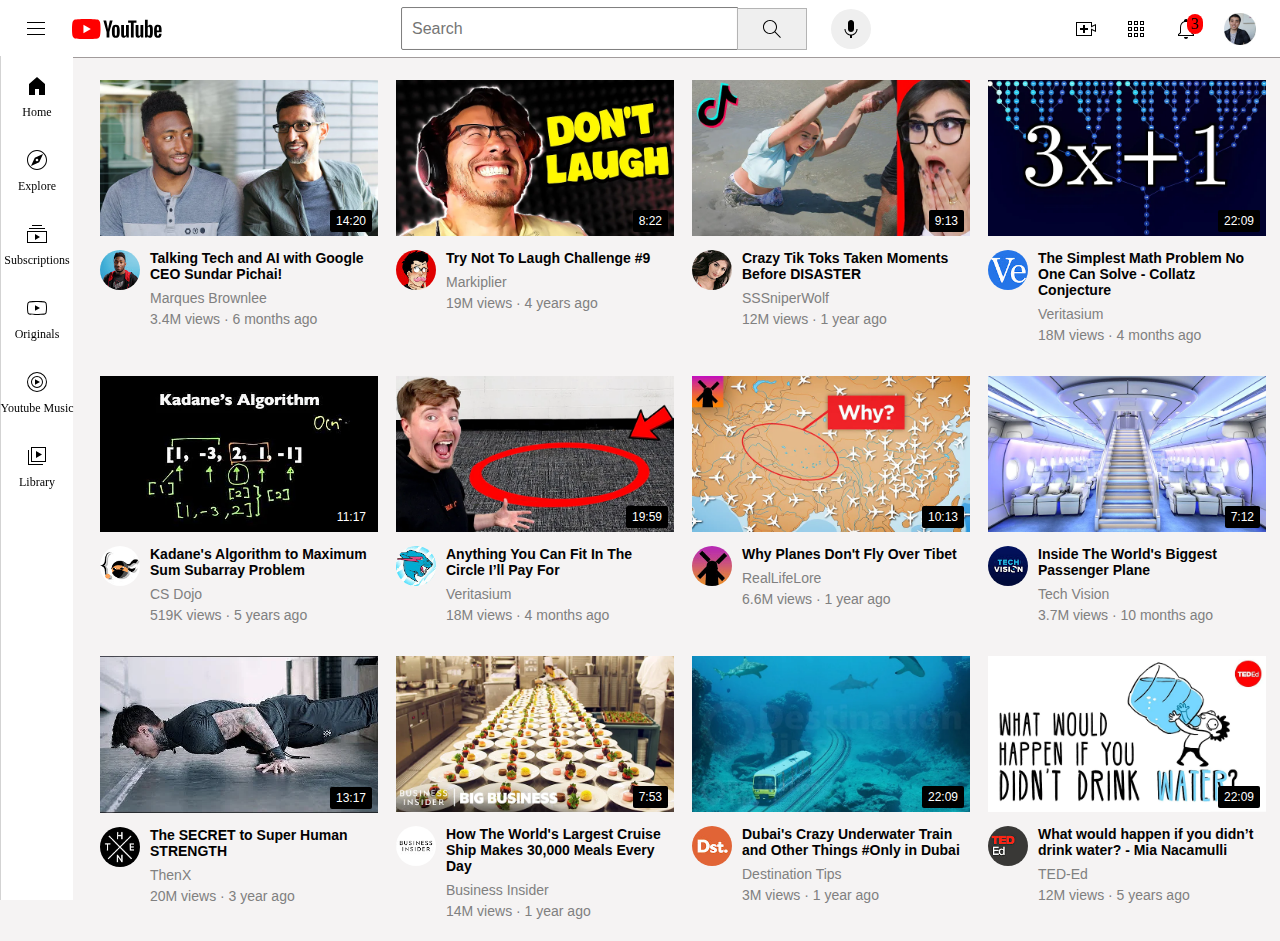
<file: index.html>
<!DOCTYPE html>
<html lang="en">
<head>
    <meta charset="UTF-8">
    <meta name="viewport" content="width=device-width, initial-scale=1.0">
    <title>Youtube </title>
    <link rel="stylesheet" href="styles/header.css">
    <link rel="stylesheet" href="styles/general.css">
    <link rel="stylesheet" href="styles/sidebar.css">
    <link rel="stylesheet" href="styles/video.css">
</head>
<body>
    <div class="header">
        <div class="left-section">
            <img class="menu-logo" src="icons/hamburger-menu.svg" alt="menu-logo">
            <img class="youtube-logo" src="icons/youtube-logo.svg" alt="youtube-logo">
        </div>
        <div class="middle-section">
            
            <input class="search-bar" type="text" placeholder="Search">
            
            <button class="search-button">
                <img class="search-logo" src="icons/search.svg">
                <div class="tooltip">Search</div>
            </button>
            <button class="voice-button">
                <img class="voice-logo" src="icons/voice-search-icon.svg">
                 <div class="tooltip">Search with your voice</div>
    
            </button>
        </div>
        <div class="right-section">
            <div class="create-logo-container">
                <img class="create-logo" src="icons/upload.svg"/>
                <div class="tooltip">Create</div>
            </div>
           <div class="youtube-apps-logo-container">
            <img class="youtube-apps-logo" src="icons/youtube-apps.svg"/>
            <div class="tooltip">apps</div>
           </div>
           <div class="notifications-logo-container">
                       <img class="notifications-logo" src="icons/notifications.svg"/>
                       <div class="tooltip">notifications</div>
                       <div class="count">3</div>
           </div>
           

           <img class="my-channel" src="thumbnails/my-channel.jpeg"/>
        </div>
    </div>
    <nav class="sidebar">
        
        <div class="sidebar_link">
            <img class="home-logo" src="icons/home.svg">
            <div class="tag">Home</div>
        </div>
        <div class="sidebar_link">
            <img class="explore-logo" src="icons/explore.svg">
            <div class="tag">Explore</div>
        </div>
        <div class="sidebar_link">
        <img class="subscriptions-logo" src="icons/subscriptions.svg">
            <div class="tag">Subscriptions</div>
        </div>
        <div class="sidebar_link">
            <img class="originals-logo" src="icons/originals.svg">
            <div class="tag">Originals</div>
        </div>
        <div class="sidebar_link">
            <img class="youtube-music-logo" src="icons/youtube-music.svg">
            <div class="tag">Youtube Music</div>
        </div>
        <div class="sidebar_link">
            <img class="library-logo" src="icons/library.svg">
            <div class="tag">Library</div>
        </div>
    </nav>
    <main>
       <div class="video-grid">
        <div class="video-preview">
            <div class="video-row">
                <a href="https://www.youtube.com/watch?v=n2RNcPRtAiY"><img src="thumbnails/thumbnail-1.webp" class="video-image"></a>
                <div class="duration">14:20</div>
            </div>
            <div class="video-info-grid">
                <div >
                    <a href="https://www.youtube.com/c/mkbhd" style="text-decoration: none;"><img src="thumbnails/channel-1.jpeg" class="profile-picture"/></a>
                </div>
                <div class="video-info">
                    <p class="video-title">
                        Talking Tech and AI with Google CEO Sundar Pichai!</p>
                    <a href="https://www.youtube.com/c/mkbhd" style="text-decoration: none;"><p class="video-author">Marques Brownlee</p></a>
                    <p class="video-stats">3.4M views · 6 months ago</p>
                </div>
            </div>
        </div>
        <div class="video-preview">
            <div class="video-row">
                <a href="https://www.youtube.com/watch?v=mP0RAo9SKZk"><img src="thumbnails/thumbnail-2.webp" class="video-image"></a>
                <div class="duration">8:22</div>
            </div>
            <div class="video-info-grid">
                <div >
                    <a href="https://www.youtube.com/c/markiplier" style="text-decoration: none;"><img src="thumbnails/channel-2.jpeg" class="profile-picture"/></a>
                </div>
                <div class="video-info">
                    <p class="video-title">
                        Try Not To Laugh Challenge #9</p>
                    <a href="https://www.youtube.com/c/markiplier" style="text-decoration: none;"><p class="video-author">Markiplier</p></a>
                    <p class="video-stats">19M views · 4 years ago</p>
                </div>
            </div>
        </div>
        <div class="video-preview">
            <div class="video-row">
                <a href="https://www.youtube.com/watch?v=FgjPQQeTh1w"><img src="thumbnails/thumbnail-3.webp" class="video-image"></a>
                <div class="duration">9:13</div>
            </div>
            <div class="video-info-grid">
                <div >
                    <a href="https://www.youtube.com/user/SSSniperWolf" style="text-decoration: none;"><img src="thumbnails/channel-3.jpeg" class="profile-picture"/></a>
                </div>
                <div class="video-info">
                    <p class="video-title">
                        Crazy Tik Toks Taken Moments Before DISASTER</p>
                    <a href="https://www.youtube.com/user/SSSniperWolf" style="text-decoration: none;"><p class="video-author">SSSniperWolf</p></a>
                    <p class="video-stats">12M views · 1 year ago</p>
                </div>
            </div>
        </div>
         <div class="video-preview">
            <div class="video-row">
                <a href="https://www.youtube.com/watch?v=094y1Z2wpJg"><img src="thumbnails/thumbnail-4.webp" class="video-image"></a>
                <div class="duration">22:09</div>
            </div>
            <div class="video-info-grid">
                <div >
                    <a href="https://www.youtube.com/c/veritasium" style="text-decoration: none;"><img src="thumbnails/channel-4.jpeg" class="profile-picture"/></a>
                </div>
                <div class="video-info">
                    <p class="video-title">
                        The Simplest Math Problem No One Can Solve - Collatz Conjecture</p>
                    <a href="https://www.youtube.com/c/veritasium" style="text-decoration: none;"><p class="video-author">Veritasium</p></a>
                    <p class="video-stats">18M views · 4 months ago</p>
                </div>
            </div>
        </div>
        <div class="video-preview">
            <div class="video-row">
                <a href="https://www.youtube.com/watch?v=86CQq3pKSUw"><img src="thumbnails/thumbnail-5.webp" class="video-image"></a>
                <div class="duration">11:17</div>
            </div>
            <div class="video-info-grid">
                <div >
                    <a href="https://www.youtube.com/c/CSDojo" style="text-decoration: none;"><img src="thumbnails/channel-5.jpeg" class="profile-picture"/></a>
                </div>
                <div class="video-info">
                    <p class="video-title">
                        Kadane's Algorithm to Maximum Sum Subarray Problem</p>
                    <a href="https://www.youtube.com/c/CSDojo" style="text-decoration: none;"><p class="video-author">CS Dojo</p></a>
                    <p class="video-stats">519K views · 5 years ago</p>
                </div>
            </div>
        </div>
<div class="video-preview">
            <div class="video-row">
                <a href="https://www.youtube.com/watch?v=yXWw0_UfSFg"><img src="thumbnails/thumbnail-6.webp" class="video-image"></a>
                <div class="duration">19:59</div>
            </div>
            <div class="video-info-grid">
                <div >
                    <a href="https://www.youtube.com/c/veritasium" style="text-decoration: none;"><img src="thumbnails/channel-6.jpeg" class="profile-picture"/></a>
                </div>
                <div class="video-info">
                    <p class="video-title">
                        Anything You Can Fit In The Circle I’ll Pay For</p>
                    <a href="https://www.youtube.com/c/veritasium" style="text-decoration: none;"><p class="video-author">Veritasium</p></a>
                    <p class="video-stats">18M views · 4 months ago</p>
                </div>
            </div>
        </div>
        <div class="video-preview">
            <div class="video-row">
                <a href="https://www.youtube.com/watch?v=094y1Z2wpJg"><img src="thumbnails/thumbnail-7.webp" class="video-image"></a>
                <div class="duration">10:13</div>
            </div>
            <div class="video-info-grid">
                <div >
                     <a href="https://www.youtube.com/channel/UCP5tjEmvPItGyLhmjdwP7Ww" style="text-decoration: none;"><img src="thumbnails/channel-7.jpeg" class="profile-picture"/></a>
                </div>
                <div class="video-info">
                    <p class="video-title">
                        Why Planes Don't Fly Over Tibet</p>
                    <a href="https://www.youtube.com/channel/UCP5tjEmvPItGyLhmjdwP7Ww" style="text-decoration: none;"><p class="video-author">RealLifeLore</p></a>
                    <p class="video-stats">6.6M views · 1 year ago</p>
                </div>
            </div>
        </div>
        <div class="video-preview">
            <div class="video-row">
                <a href="https://www.youtube.com/watch?v=lFm4EM1juls"><img src="thumbnails/thumbnail-8.webp" class="video-image"></a>
                <div class="duration">7:12</div>
            </div>
            <div class="video-info-grid">
                <div >
                     <a href="https://www.youtube.com/channel/UCHAK6CyegY22Zj2GWrcaIxg" style="text-decoration: none;"><img src="thumbnails/channel-8.jpeg" class="profile-picture"/></a>
                </div>
                <div class="video-info">
                    <p class="video-title">
                        
Inside The World's Biggest Passenger Plane</p>
                    <a href="https://www.youtube.com/channel/UCHAK6CyegY22Zj2GWrcaIxg" style="text-decoration: none;"><p class="video-author">Tech Vision</p></a>
                    <p class="video-stats">3.7M views · 10 months ago</p>
                </div>
            </div>
        </div>
        <div class="video-preview">
            <div class="video-row">
                <a href="https://www.youtube.com/watch?v=ixmxOlcrlUc"><img src="thumbnails/thumbnail-9.webp" class="video-image"></a>
                <div class="duration">13:17</div>
            </div>
            <div class="video-info-grid">
                <div >
                <a href="https://www.youtube.com/c/OFFICIALTHENXSTUDIOS" style="text-decoration: none;"><img src="thumbnails/channel-9.jpeg" class="profile-picture"/></a>
                </div>
                <div class="video-info">
                    <p class="video-title">
                        The SECRET to Super Human STRENGTH</p>
                    <a href="https://www.youtube.com/c/OFFICIALTHENXSTUDIOS" style="text-decoration: none;"><p class="video-author">ThenX</p></a>
                    <p class="video-stats">20M views · 3 year ago</p>
                </div>
            </div>
        </div>
        <div class="video-preview">
            <div class="video-row">
                <a href="https://www.youtube.com/watch?v=R2vXbFp5C9o"><img src="thumbnails/thumbnail-10.webp" class="video-image"></a>
                <div class="duration">7:53</div>
            </div>
            <div class="video-info-grid">
                <div >
                <a href="https://www.youtube.com/user/businessinsider" style="text-decoration: none;"><img src="thumbnails/channel-10.jpeg" class="profile-picture"/></a>
                </div>
                <div class="video-info">
                    <p class="video-title">
                        How The World's Largest Cruise Ship Makes 30,000 Meals Every Day</p>
                    <a href="https://www.youtube.com/user/businessinsider" style="text-decoration: none;"><p class="video-author">Business Insider</p></a>
                    <p class="video-stats">14M views · 1 year ago</p>
                </div>
            </div>
        </div>
        <div class="video-preview">
            <div class="video-row">
                <a href="https://www.youtube.com/watch?v=0nZuYyXET3s"><img src="thumbnails/thumbnail-11.webp" class="video-image"></a>
                <div class="duration">22:09</div>
            </div>
            <div class="video-info-grid">
                <div >
                <a href="https://www.youtube.com/c/Destinationtips" style="text-decoration: none;"><img src="thumbnails/channel-11.jpeg" class="profile-picture"/></a>
                </div>
                <div class="video-info">
                    <p class="video-title">
                        Dubai's Crazy Underwater Train and Other Things #Only in Dubai</p>
                    <a href="https://www.youtube.com/c/Destinationtips" style="text-decoration: none;"><p class="video-author">Destination Tips</p></a>
                    <p class="video-stats">3M views · 1 year ago</p>
                </div>
            </div>
        </div>
        <div class="video-preview">
            <div class="video-row">
                <a href="https://www.youtube.com/watch?v=9iMGFqMmUFs"><img src="thumbnails/thumbnail-12.webp" class="video-image"></a>
                <div class="duration">22:09</div>
            </div>
            <div class="video-info-grid">
                <div >
                    <a href="https://www.youtube.com/teded" style="text-decoration: none;"><img src="thumbnails/channel-12.jpeg" class="profile-picture"/></a>
                </div>
                <div class="video-info">
                    <p class="video-title">
                        What would happen if you didn’t drink water? - Mia Nacamulli</p>
                    <a href="https://www.youtube.com/teded" style="text-decoration: none;"><p class="video-author">TED-Ed</p></a>
                    <p class="video-stats">12M views · 5 years ago</p>
                </div>
            </div>
        </div>
    </div>
    </main>
</body>
</html>
</file>
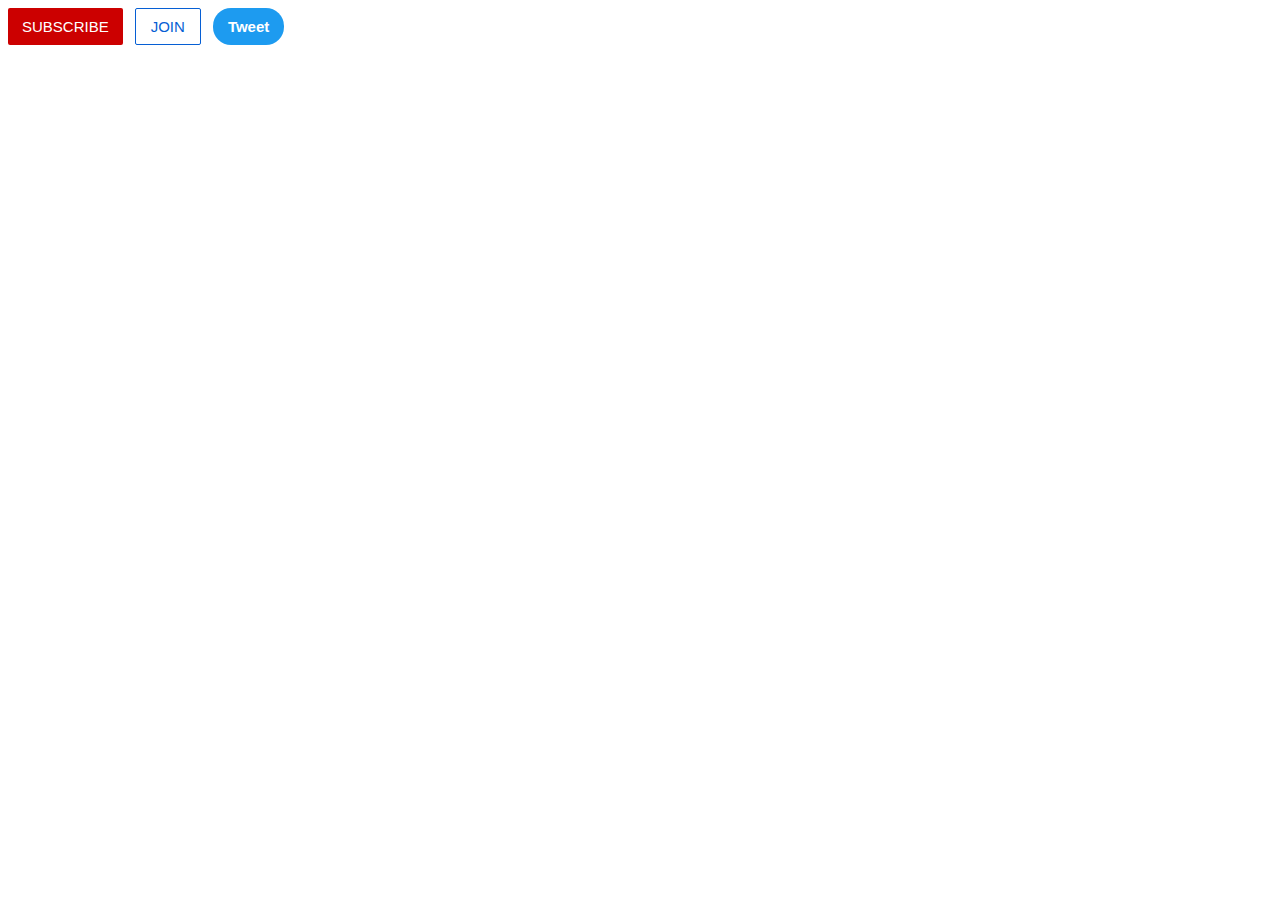
<file: buttons.html>
<!DOCTYPE html>
<html lang="en">
<head>
    <meta charset="UTF-8">
    <meta name="viewport" content="width=device-width, initial-scale=1.0">
    <title>Buttons</title>
    <link rel="stylesheet" href="styles/buttons.css">
</head>
<body>
    <button class="subscribe_button" >SUBSCRIBE</button>
    <button class="join_button">JOIN</button>
    <button class="tweet_button">Tweet</button>
</body>
</html>
</file>
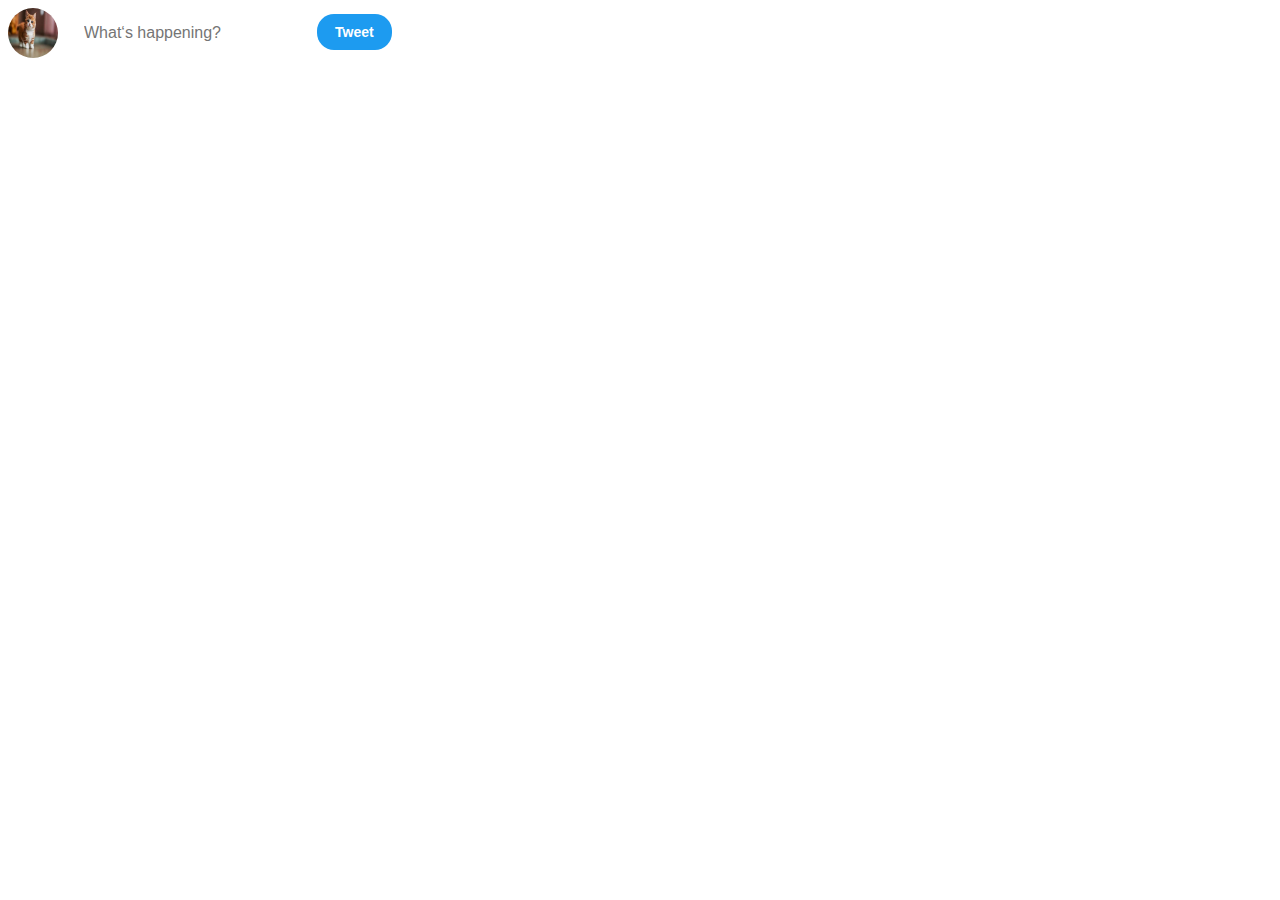
<file: clone.html>
<!DOCTYPE html>
<html lang="en">
<head>
    <meta charset="UTF-8">
    <meta name="viewport" content="width=device-width, initial-scale=1.0">
    <title>Youtube clone
    </title>
    <style>
        .post
        {
            width:50px;
            height: 50px;
            border-radius: 25px;
            margin-right: 20px;
            vertical-align: middle;
            cursor: pointer;
        }
        .description
        {
            font-family: Arial;
            font-size: 16px;
            border: none;
            margin-right: 20px;
            vertical-align: middle;
        }
        .tweet-button
        {
            background-color:rgb(29, 155, 240); 
            color: white;
            font-size: 14px;
            font-weight: bold;
            border:none;
            padding-top: 10px;
            padding-right: 18px;
            padding-bottom: 10px;
            padding-left: 18px;
            border-radius: 17px;
            cursor: pointer;
            margin-right: 20px;
        }
        
    </style>
</head>
<body>
    <img class="post" src="thumbnails/cat.jpg" alt="image">
   <input class="description" type="text" placeholder="What&lsquo;s happening&#63;">
    <button class="tweet-button">Tweet</button>
</body>
</html>
</file>
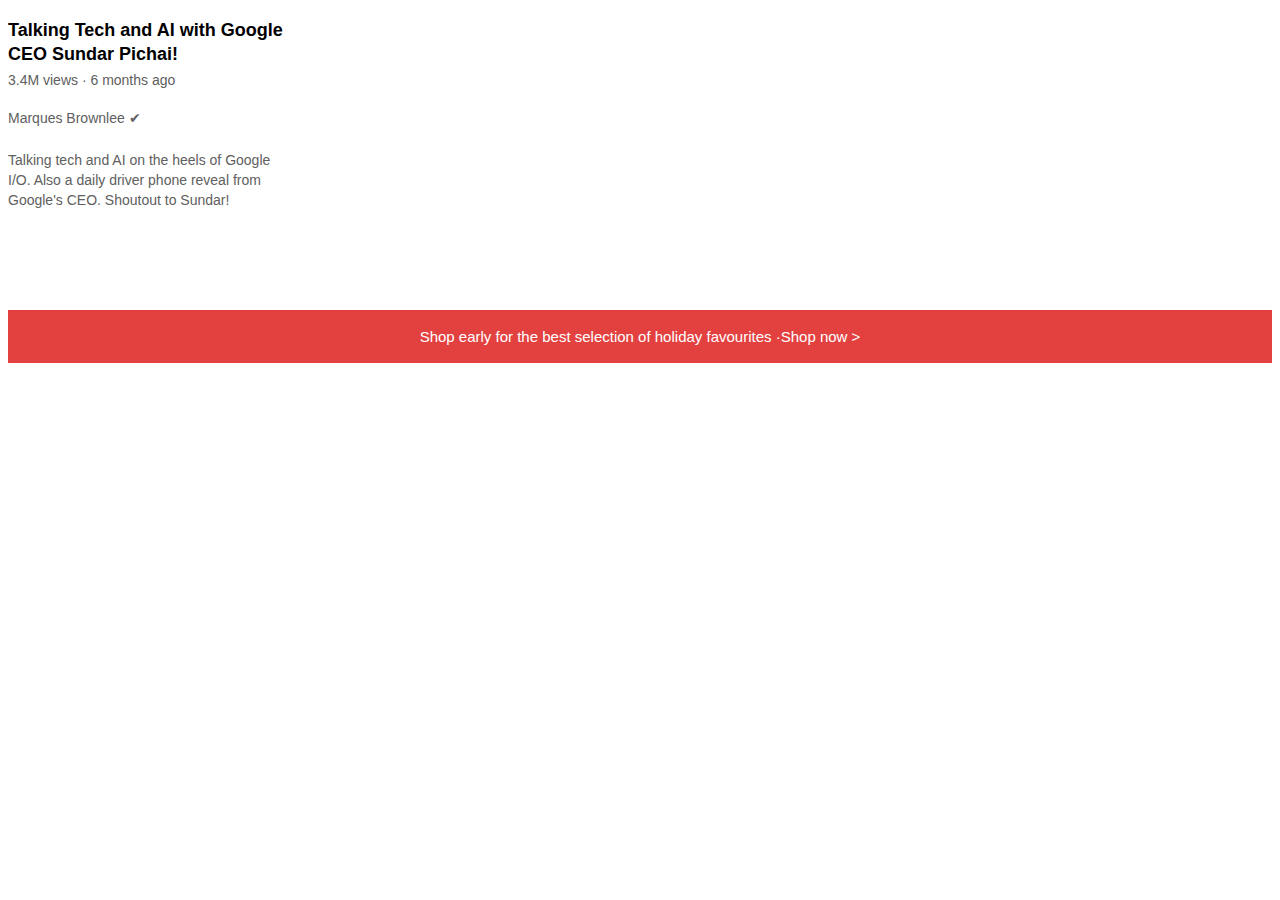
<file: text.html>
<!DOCTYPE html>
<html lang="en">
<head>
    <meta charset="UTF-8">
    <meta name="viewport" content="width=device-width, initial-scale=1.0">
    <title>Text</title>
    <link rel="stylesheet" href="styles/text.css">
</head>
<body>
    <p class="video-title">Talking Tech and AI with Google CEO Sundar Pichai!</p>
    <p class="video-stats">3.4M views 	&#183; 6 months ago</p>
    <p class="video-author">Marques Brownlee &#10004;</p>
    
    <p class="video-description">Talking tech and AI on the heels of Google I/O. Also a daily driver phone reveal from Google's CEO. Shoutout to Sundar!</p>
    <p class="text">Shop early for the best selection of holiday favourites	&#183;<span>Shop now &gt;</span> </p>
</body>
</html>
</file>
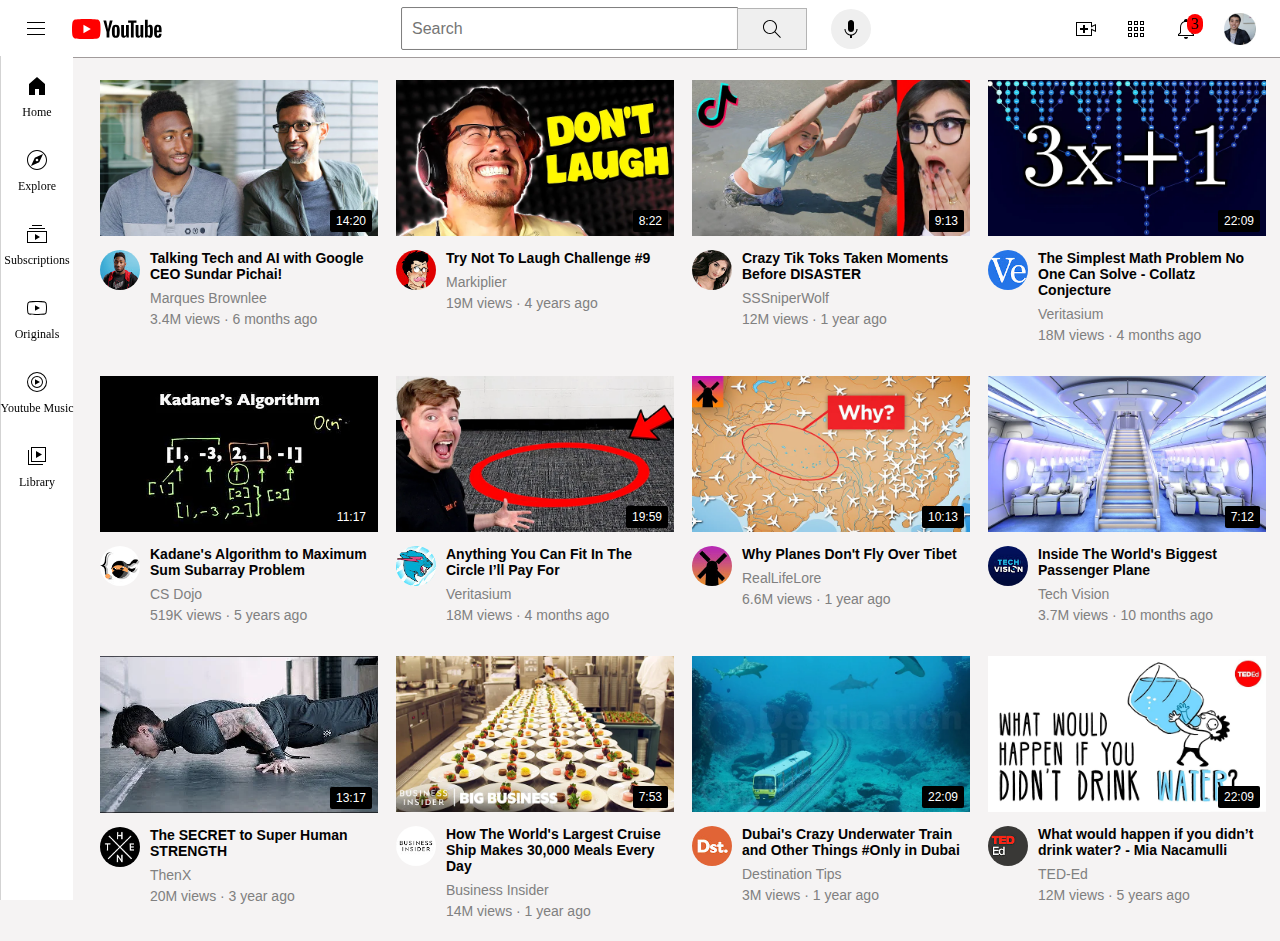
<file: youtube.html>
<!DOCTYPE html>
<html lang="en">
<head>
    <meta charset="UTF-8">
    <meta name="viewport" content="width=device-width, initial-scale=1.0">
    <title>Youtube </title>
    <link rel="stylesheet" href="styles/header.css">
    <link rel="stylesheet" href="styles/general.css">
    <link rel="stylesheet" href="styles/sidebar.css">
    <link rel="stylesheet" href="styles/video.css">
</head>
<body>
    <div class="header">
        <div class="left-section">
            <img class="menu-logo" src="icons/hamburger-menu.svg" alt="menu-logo">
            <img class="youtube-logo" src="icons/youtube-logo.svg" alt="youtube-logo">
        </div>
        <div class="middle-section">
            
            <input class="search-bar" type="text" placeholder="Search">
            
            <button class="search-button">
                <img class="search-logo" src="icons/search.svg">
                <div class="tooltip">Search</div>
            </button>
            <button class="voice-button">
                <img class="voice-logo" src="icons/voice-search-icon.svg">
                 <div class="tooltip">Search with your voice</div>
    
            </button>
        </div>
        <div class="right-section">
            <div class="create-logo-container">
                <img class="create-logo" src="icons/upload.svg"/>
                <div class="tooltip">Create</div>
            </div>
           <div class="youtube-apps-logo-container">
            <img class="youtube-apps-logo" src="icons/youtube-apps.svg"/>
            <div class="tooltip">apps</div>
           </div>
           <div class="notifications-logo-container">
                       <img class="notifications-logo" src="icons/notifications.svg"/>
                       <div class="tooltip">notifications</div>
                       <div class="count">3</div>
           </div>
           

           <img class="my-channel" src="thumbnails/my-channel.jpeg"/>
        </div>
    </div>
    <nav class="sidebar">
        
        <div class="sidebar_link">
            <img class="home-logo" src="icons/home.svg">
            <div class="tag">Home</div>
        </div>
        <div class="sidebar_link">
            <img class="explore-logo" src="icons/explore.svg">
            <div class="tag">Explore</div>
        </div>
        <div class="sidebar_link">
        <img class="subscriptions-logo" src="icons/subscriptions.svg">
            <div class="tag">Subscriptions</div>
        </div>
        <div class="sidebar_link">
            <img class="originals-logo" src="icons/originals.svg">
            <div class="tag">Originals</div>
        </div>
        <div class="sidebar_link">
            <img class="youtube-music-logo" src="icons/youtube-music.svg">
            <div class="tag">Youtube Music</div>
        </div>
        <div class="sidebar_link">
            <img class="library-logo" src="icons/library.svg">
            <div class="tag">Library</div>
        </div>
    </nav>
    <main>
       <div class="video-grid">
        <div class="video-preview">
            <div class="video-row">
                <a href="https://www.youtube.com/watch?v=n2RNcPRtAiY"><img src="thumbnails/thumbnail-1.webp" class="video-image"></a>
                <div class="duration">14:20</div>
            </div>
            <div class="video-info-grid">
                <div >
                    <a href="https://www.youtube.com/c/mkbhd" style="text-decoration: none;"><img src="thumbnails/channel-1.jpeg" class="profile-picture"/></a>
                </div>
                <div class="video-info">
                    <p class="video-title">
                        Talking Tech and AI with Google CEO Sundar Pichai!</p>
                    <a href="https://www.youtube.com/c/mkbhd" style="text-decoration: none;"><p class="video-author">Marques Brownlee</p></a>
                    <p class="video-stats">3.4M views · 6 months ago</p>
                </div>
            </div>
        </div>
        <div class="video-preview">
            <div class="video-row">
                <a href="https://www.youtube.com/watch?v=mP0RAo9SKZk"><img src="thumbnails/thumbnail-2.webp" class="video-image"></a>
                <div class="duration">8:22</div>
            </div>
            <div class="video-info-grid">
                <div >
                    <a href="https://www.youtube.com/c/markiplier" style="text-decoration: none;"><img src="thumbnails/channel-2.jpeg" class="profile-picture"/></a>
                </div>
                <div class="video-info">
                    <p class="video-title">
                        Try Not To Laugh Challenge #9</p>
                    <a href="https://www.youtube.com/c/markiplier" style="text-decoration: none;"><p class="video-author">Markiplier</p></a>
                    <p class="video-stats">19M views · 4 years ago</p>
                </div>
            </div>
        </div>
        <div class="video-preview">
            <div class="video-row">
                <a href="https://www.youtube.com/watch?v=FgjPQQeTh1w"><img src="thumbnails/thumbnail-3.webp" class="video-image"></a>
                <div class="duration">9:13</div>
            </div>
            <div class="video-info-grid">
                <div >
                    <a href="https://www.youtube.com/user/SSSniperWolf" style="text-decoration: none;"><img src="thumbnails/channel-3.jpeg" class="profile-picture"/></a>
                </div>
                <div class="video-info">
                    <p class="video-title">
                        Crazy Tik Toks Taken Moments Before DISASTER</p>
                    <a href="https://www.youtube.com/user/SSSniperWolf" style="text-decoration: none;"><p class="video-author">SSSniperWolf</p></a>
                    <p class="video-stats">12M views · 1 year ago</p>
                </div>
            </div>
        </div>
         <div class="video-preview">
            <div class="video-row">
                <a href="https://www.youtube.com/watch?v=094y1Z2wpJg"><img src="thumbnails/thumbnail-4.webp" class="video-image"></a>
                <div class="duration">22:09</div>
            </div>
            <div class="video-info-grid">
                <div >
                    <a href="https://www.youtube.com/c/veritasium" style="text-decoration: none;"><img src="thumbnails/channel-4.jpeg" class="profile-picture"/></a>
                </div>
                <div class="video-info">
                    <p class="video-title">
                        The Simplest Math Problem No One Can Solve - Collatz Conjecture</p>
                    <a href="https://www.youtube.com/c/veritasium" style="text-decoration: none;"><p class="video-author">Veritasium</p></a>
                    <p class="video-stats">18M views · 4 months ago</p>
                </div>
            </div>
        </div>
        <div class="video-preview">
            <div class="video-row">
                <a href="https://www.youtube.com/watch?v=86CQq3pKSUw"><img src="thumbnails/thumbnail-5.webp" class="video-image"></a>
                <div class="duration">11:17</div>
            </div>
            <div class="video-info-grid">
                <div >
                    <a href="https://www.youtube.com/c/CSDojo" style="text-decoration: none;"><img src="thumbnails/channel-5.jpeg" class="profile-picture"/></a>
                </div>
                <div class="video-info">
                    <p class="video-title">
                        Kadane's Algorithm to Maximum Sum Subarray Problem</p>
                    <a href="https://www.youtube.com/c/CSDojo" style="text-decoration: none;"><p class="video-author">CS Dojo</p></a>
                    <p class="video-stats">519K views · 5 years ago</p>
                </div>
            </div>
        </div>
<div class="video-preview">
            <div class="video-row">
                <a href="https://www.youtube.com/watch?v=yXWw0_UfSFg"><img src="thumbnails/thumbnail-6.webp" class="video-image"></a>
                <div class="duration">19:59</div>
            </div>
            <div class="video-info-grid">
                <div >
                    <a href="https://www.youtube.com/c/veritasium" style="text-decoration: none;"><img src="thumbnails/channel-6.jpeg" class="profile-picture"/></a>
                </div>
                <div class="video-info">
                    <p class="video-title">
                        Anything You Can Fit In The Circle I’ll Pay For</p>
                    <a href="https://www.youtube.com/c/veritasium" style="text-decoration: none;"><p class="video-author">Veritasium</p></a>
                    <p class="video-stats">18M views · 4 months ago</p>
                </div>
            </div>
        </div>
        <div class="video-preview">
            <div class="video-row">
                <a href="https://www.youtube.com/watch?v=094y1Z2wpJg"><img src="thumbnails/thumbnail-7.webp" class="video-image"></a>
                <div class="duration">10:13</div>
            </div>
            <div class="video-info-grid">
                <div >
                     <a href="https://www.youtube.com/channel/UCP5tjEmvPItGyLhmjdwP7Ww" style="text-decoration: none;"><img src="thumbnails/channel-7.jpeg" class="profile-picture"/></a>
                </div>
                <div class="video-info">
                    <p class="video-title">
                        Why Planes Don't Fly Over Tibet</p>
                    <a href="https://www.youtube.com/channel/UCP5tjEmvPItGyLhmjdwP7Ww" style="text-decoration: none;"><p class="video-author">RealLifeLore</p></a>
                    <p class="video-stats">6.6M views · 1 year ago</p>
                </div>
            </div>
        </div>
        <div class="video-preview">
            <div class="video-row">
                <a href="https://www.youtube.com/watch?v=lFm4EM1juls"><img src="thumbnails/thumbnail-8.webp" class="video-image"></a>
                <div class="duration">7:12</div>
            </div>
            <div class="video-info-grid">
                <div >
                     <a href="https://www.youtube.com/channel/UCHAK6CyegY22Zj2GWrcaIxg" style="text-decoration: none;"><img src="thumbnails/channel-8.jpeg" class="profile-picture"/></a>
                </div>
                <div class="video-info">
                    <p class="video-title">
                        
Inside The World's Biggest Passenger Plane</p>
                    <a href="https://www.youtube.com/channel/UCHAK6CyegY22Zj2GWrcaIxg" style="text-decoration: none;"><p class="video-author">Tech Vision</p></a>
                    <p class="video-stats">3.7M views · 10 months ago</p>
                </div>
            </div>
        </div>
        <div class="video-preview">
            <div class="video-row">
                <a href="https://www.youtube.com/watch?v=ixmxOlcrlUc"><img src="thumbnails/thumbnail-9.webp" class="video-image"></a>
                <div class="duration">13:17</div>
            </div>
            <div class="video-info-grid">
                <div >
                <a href="https://www.youtube.com/c/OFFICIALTHENXSTUDIOS" style="text-decoration: none;"><img src="thumbnails/channel-9.jpeg" class="profile-picture"/></a>
                </div>
                <div class="video-info">
                    <p class="video-title">
                        The SECRET to Super Human STRENGTH</p>
                    <a href="https://www.youtube.com/c/OFFICIALTHENXSTUDIOS" style="text-decoration: none;"><p class="video-author">ThenX</p></a>
                    <p class="video-stats">20M views · 3 year ago</p>
                </div>
            </div>
        </div>
        <div class="video-preview">
            <div class="video-row">
                <a href="https://www.youtube.com/watch?v=R2vXbFp5C9o"><img src="thumbnails/thumbnail-10.webp" class="video-image"></a>
                <div class="duration">7:53</div>
            </div>
            <div class="video-info-grid">
                <div >
                <a href="https://www.youtube.com/user/businessinsider" style="text-decoration: none;"><img src="thumbnails/channel-10.jpeg" class="profile-picture"/></a>
                </div>
                <div class="video-info">
                    <p class="video-title">
                        How The World's Largest Cruise Ship Makes 30,000 Meals Every Day</p>
                    <a href="https://www.youtube.com/user/businessinsider" style="text-decoration: none;"><p class="video-author">Business Insider</p></a>
                    <p class="video-stats">14M views · 1 year ago</p>
                </div>
            </div>
        </div>
        <div class="video-preview">
            <div class="video-row">
                <a href="https://www.youtube.com/watch?v=0nZuYyXET3s"><img src="thumbnails/thumbnail-11.webp" class="video-image"></a>
                <div class="duration">22:09</div>
            </div>
            <div class="video-info-grid">
                <div >
                <a href="https://www.youtube.com/c/Destinationtips" style="text-decoration: none;"><img src="thumbnails/channel-11.jpeg" class="profile-picture"/></a>
                </div>
                <div class="video-info">
                    <p class="video-title">
                        Dubai's Crazy Underwater Train and Other Things #Only in Dubai</p>
                    <a href="https://www.youtube.com/c/Destinationtips" style="text-decoration: none;"><p class="video-author">Destination Tips</p></a>
                    <p class="video-stats">3M views · 1 year ago</p>
                </div>
            </div>
        </div>
        <div class="video-preview">
            <div class="video-row">
                <a href="https://www.youtube.com/watch?v=9iMGFqMmUFs"><img src="thumbnails/thumbnail-12.webp" class="video-image"></a>
                <div class="duration">22:09</div>
            </div>
            <div class="video-info-grid">
                <div >
                    <a href="https://www.youtube.com/teded" style="text-decoration: none;"><img src="thumbnails/channel-12.jpeg" class="profile-picture"/></a>
                </div>
                <div class="video-info">
                    <p class="video-title">
                        What would happen if you didn’t drink water? - Mia Nacamulli</p>
                    <a href="https://www.youtube.com/teded" style="text-decoration: none;"><p class="video-author">TED-Ed</p></a>
                    <p class="video-stats">12M views · 5 years ago</p>
                </div>
            </div>
        </div>
    </div>
    </main>
</body>
</html>
</file>
<file: styles/header.css>
.header
{
    display: flex;
    flex-direction: row;
    height: 57px;
    align-items: center;
    justify-content: space-between;
    position: fixed;
    top: 0;
    left: 0;
    right: 0;
    border-bottom: 1px solid rgb(161, 155, 155);
    z-index: 100;
    background-color: white;
    margin-bottom: 20px;
}
.left-section
{
    display: flex;
    flex-direction: row;
    flex-shrink: 0;
    /* justify-content: center; */
    align-items: center;
}
.menu-logo
{
    height: 24px;
    margin-left: 24px;
    margin-right: 24px;
    cursor: pointer;
}
.youtube-logo
{
    height: 20px;
    cursor: pointer;
}
.middle-section
{
    display: flex;
    align-items: center;
    flex: 1;
    margin-left: 60px;
    max-width: 470px;
}
.search-bar
{
    height: 39px;
    border: 1px solid gray;
    flex: 1;
    border-top-left-radius: 2px;
    border-bottom-left-radius: 2px;
    font-size: 16px;
    padding-left:10px;
    width: 0;
    min-width: 0;
    box-shadow: inset 0px 0px 2px rgb(241, 240, 240);
}
.search-bar:focus
{
    border: none;
    outline: 1px solid rgb(180, 180, 180);
}
.search-button
{
    height: 42px;
    width: 70px;
    margin-left: -1px;
    display: flex;
    justify-content: center;
    align-items: center;
    margin-right: 24px;
    cursor: pointer;
    border: 1px solid rgb(180, 180, 180);
}

.search-button,.voice-button,.create-logo-container,.youtube-apps-logo-container,.notifications-logo-container
{
    display: flex;
    flex-direction: column;
    justify-content: center;
    align-items: center;
    position: relative;
}
.search-button .tooltip,
.voice-button .tooltip,
.create-logo-container .tooltip,
.youtube-apps-logo-container .tooltip,
.notifications-logo-container .tooltip
{
    font-family: Arial;
    font-size: 14px;
    background-color: gray;
    color: white;
    position: absolute;
    bottom: -45px;
    padding: 4px 5px;
    border-radius: 2px;
    opacity: 0;
    transition: opacity 0.15s;
    white-space: nowrap;
    
}
.search-button:hover .tooltip,
.voice-button:hover .tooltip,
.create-logo-container:hover .tooltip,
.youtube-apps-logo-container:hover .tooltip,
.notifications-logo-container:hover .tooltip{
    opacity: 1;
    z-index: 101;
}
.search-logo
{
    height: 24px;
    
}
.voice-button
{
    height: 40px;
    width: 40px;
    border: none;
    border-radius: 20px;
    display: flex;
    justify-content: center;
    align-items: center;
    cursor: pointer;
}
.voice-logo
{
    height: 24px;
}
.right-section
{
    display: flex;
    justify-content: space-between;
    align-items: center;
    margin-left: 24px;
    margin-right: 24px;
    width: 182px;
    flex-shrink: 0;
}
.create-logo
{
    height: 24px;
    cursor: pointer;
}
.youtube-apps-logo
{
    height: 24px;
    cursor: pointer;
}
.notifications-logo
{
    height: 24px;
    cursor: pointer;
}
.notifications-logo-container .count
{
    position: absolute;
    background-color: red;
    padding: 1px 4px;
    border-radius: 10px;
    top: -3px;
    right: -5px;
}
.my-channel
{
    height: 32px;
    cursor: pointer;
}
</file>
<file: styles/general.css>
body
{
    margin:0;
    padding-top: 58px;
    padding-left: 78px;
 background-color: rgb(245, 243, 243);
}
p{
    margin: 0px;
}
</file>
<file: styles/sidebar.css>
.sidebar
{
    position: fixed;
    left: 0;
    top:56px;
    bottom: 0;
    width: 72px;
    display: flex;
    flex-direction: column;
    z-index: 200;
    align-items: center;
    background-color: white;
    padding-top: 4px;
    border-left: 1px solid lightgray;
   border-left: 1px solid lightgray;
}
.sidebar_link
{
    height: 74px;
    width: 100%;
    display: flex;
    flex-direction: column;
    align-items: center;
    justify-content: center;
    transition: background-color 0.15s;
    cursor: pointer;
    /* padding:8px; */
    
}
.sidebar_link:hover{
    background-color: rgb(196, 195, 195);
}
.sidebar_link .home-logo,.sidebar_link .explore-logo,.sidebar_link .subscriptions-logo,.sidebar_link .originals-logo,.sidebar_link .youtube-music-logo,.sidebar_link .library-logo
{
    height: 24px;
    margin-bottom: 6.5px;
}
.sidebar_link .tag
{
    font-size: 12px;
    white-space: nowrap;
}
</file>
<file: styles/video.css>
.video-grid
{
    display: grid;
    grid-template-columns: 1fr 1fr 1fr;
    column-gap: 18px;
    row-gap: 25px;
    padding:18px;
   
}
@media (min-width:1121px) {
    .video-grid
    {
        grid-template-columns: 1fr 1fr 1fr 1fr;
    }
}
@media (min-width:861px ) and (max-width:1120px)
{
    .video-grid
    {
        grid-template-columns: 1fr 1fr 1fr;
    }
}
@media (max-width:860px)
{
    .video-grid
    {
        grid-template-columns: 1fr 1fr;
    }
}
.video-preview
{
    width: 100%;
    padding: 4px;
}
.video-row
{
    margin-bottom: 10px;
    position: relative;
}
.video-image
{
    width: 100%;
}
.video-row .duration
{
    position: absolute;
    bottom: 8px;
    right: 6px;
    color: white;
    background-color: black;
    border-radius: 2px;
    font-family: Arial;
    font-size: 12px;
    padding: 4px 6px;
}
.video-info-grid
{
    display: grid;
    grid-template-columns: 50px 1fr;

}
.profile-picture
{
    height: 40px;
    border-radius: 20px;
}
.video-title
{
    font-family: Arial;
    font-size: 14px;
    font-weight:bold;
    margin-bottom: 8px;
    color: rgb(2, 1, 1);
}
.video-author
{
    font-size: 14px;
    font-family: Arial;
    margin-bottom: 5px;
    color: gray;

}
.video-stats
{
    font-size: 14px;
    font-family: Arial;
    
    color: gray;
}
</file>
<file: styles/buttons.css>
.subscribe_button{
            font-family: Arial;
            background-color: rgb(204, 0, 0);
            color:white;
            border:none;
            padding-top:10px;
            padding-right: 14px;
            padding-bottom: 10px;
            padding-left: 14px;
            border-radius: 2px;
            font-size:15px;
            cursor: pointer;
            margin-right:8px;
            transition: opacity 0.15s;
        }
        .subscribe_button:hover{
            opacity:0.8;
        }
        .subscribe_button:active
        {
            opacity: 0.5;
        }
        .join_button
        {
            background-color: white;
            color:rgb(6, 95, 212);
            border:rgb(6, 95, 212) solid 1px;
            padding-right: 15px;
            padding-top: 9px;
            padding-bottom: 9px;
            padding-left: 15px;
            font-size: 15px;
            cursor:pointer;
            border-radius:2px;
            margin-right: 8px;
            transition: background-colr 0.15s,color 0.15s,opacity 0.15s;
        }
        .join_button:hover{
            background-color:rgb(6, 95, 212) ;
            color: white;
            
        }
        .join_button:active
        {
            opacity:0.8;
        }
        .tweet_button
        {
            background-color: rgb(29, 155, 240);
            color: white;
            font-size: 15px;
            font-weight: bold;
            border: none;
            padding-top: 10px;
            padding-right: 15px;
            padding-bottom: 10px;
            padding-left: 15px;
            border-radius :18px;
            cursor: pointer;
            transition: box-shadow 0.15s, opacity 0.15s;
        }
        .tweet_button:hover{
            box-shadow: 0px 6px 8px rgba(0, 0, 0, 0.2); 
        }
        .tweet_button:active
        {
            opacity: 0.8;
        }
</file>
<file: styles/text.css>
.video-title{
            font-family: Arial;
            font-size:18px;
            font-weight: bold;
            width: 280px;
            line-height: 24px;
            margin-bottom: 6px;
        }
        .video-stats
        {
            font-family: Arial;
            font-size: 14px;
            color: rgb(96, 96, 96);
            margin-top:0;
            margin-bottom: 22px;
        }
        .video-author
        {
            font-family: Arial;
            font-size:14px;
            color:rgb(96, 96, 96);
            margin-top:0;
            margin-bottom: 24px;
        }
        .video-description
        {
            font-family: Arial;
            font-size: 14px;
            color:rgb(96, 96, 96);
            width:280px;
            line-height: 20px;
            margin-top: 0;
            margin-bottom: 100px;
        }
        .text
        {
            font-family: Arial;
            font-size:15px;
            
            text-align: center;
            background-color:rgb(227, 65, 64);
            color: white;
            padding-top: 18px;
            padding-bottom: 18px;
        }
        span{
            cursor: pointer;
        }
        span:hover{
            text-decoration: underline;
        }
</file>
